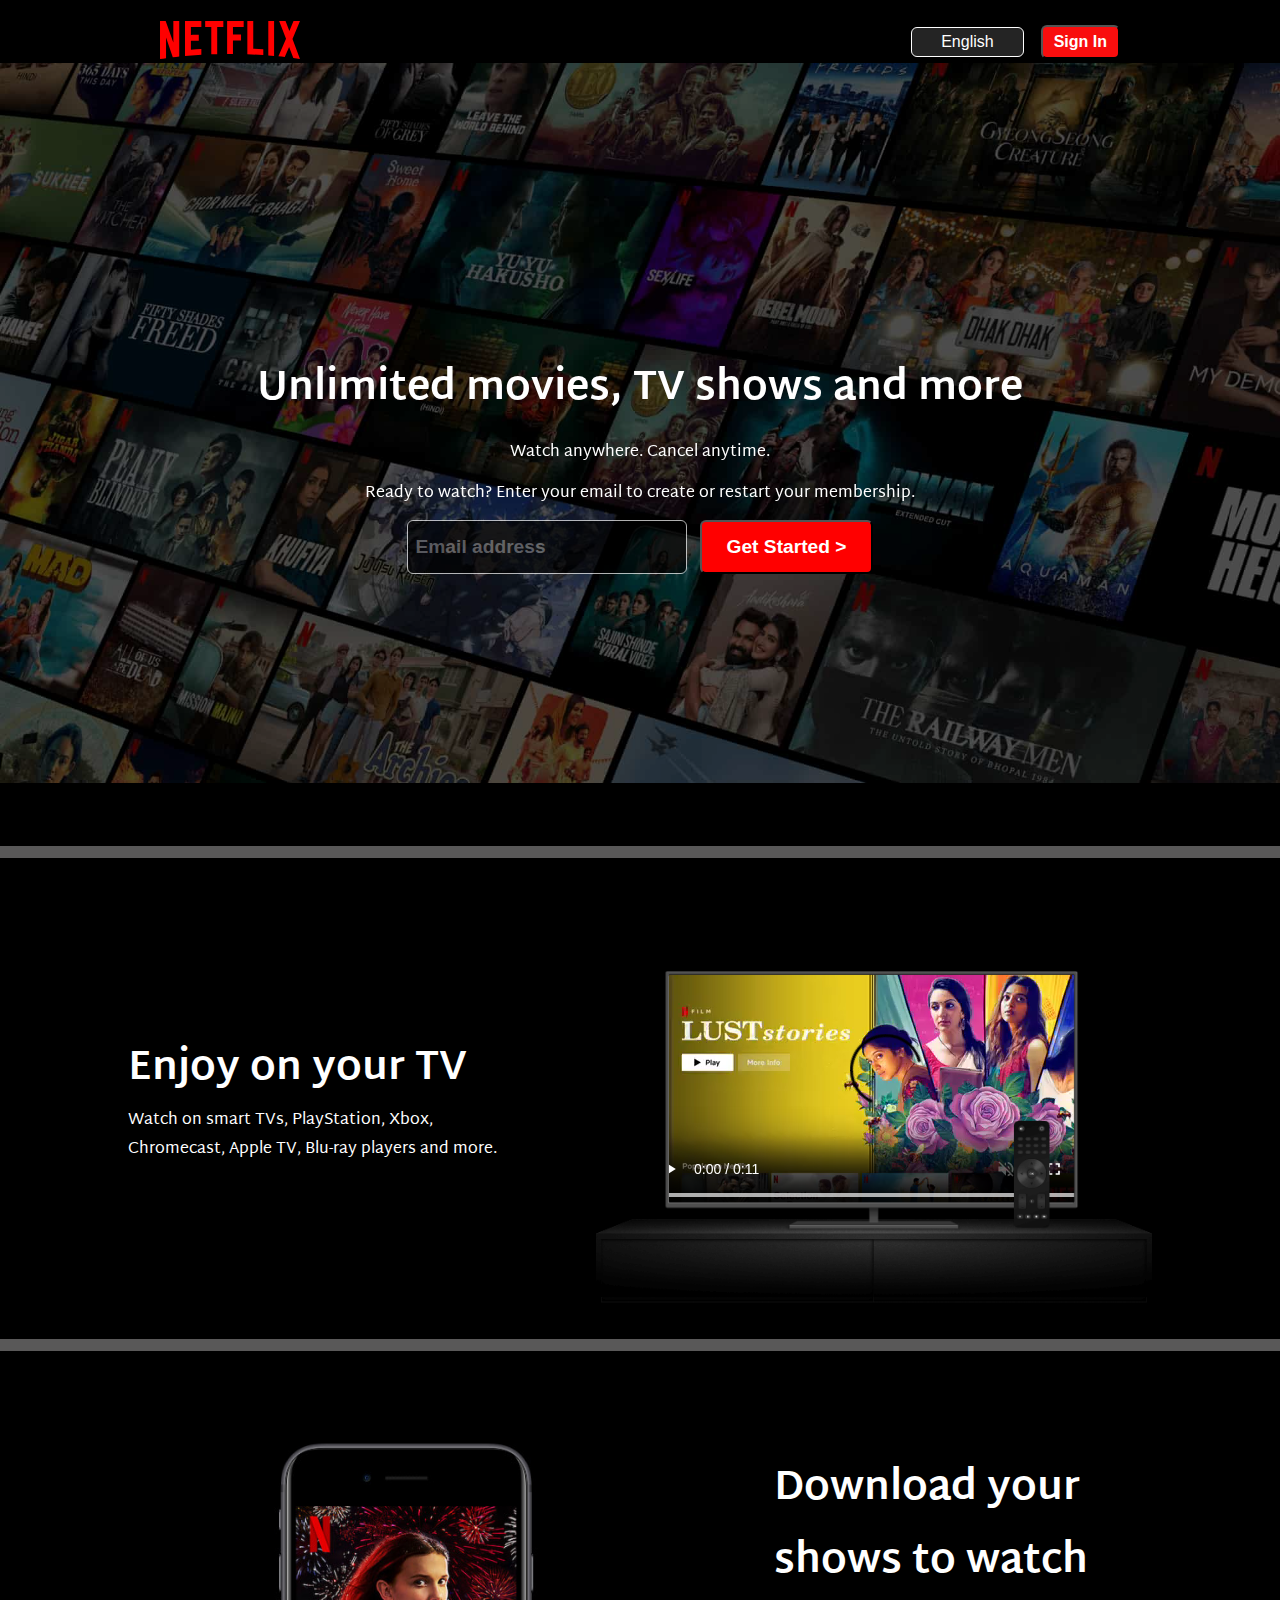
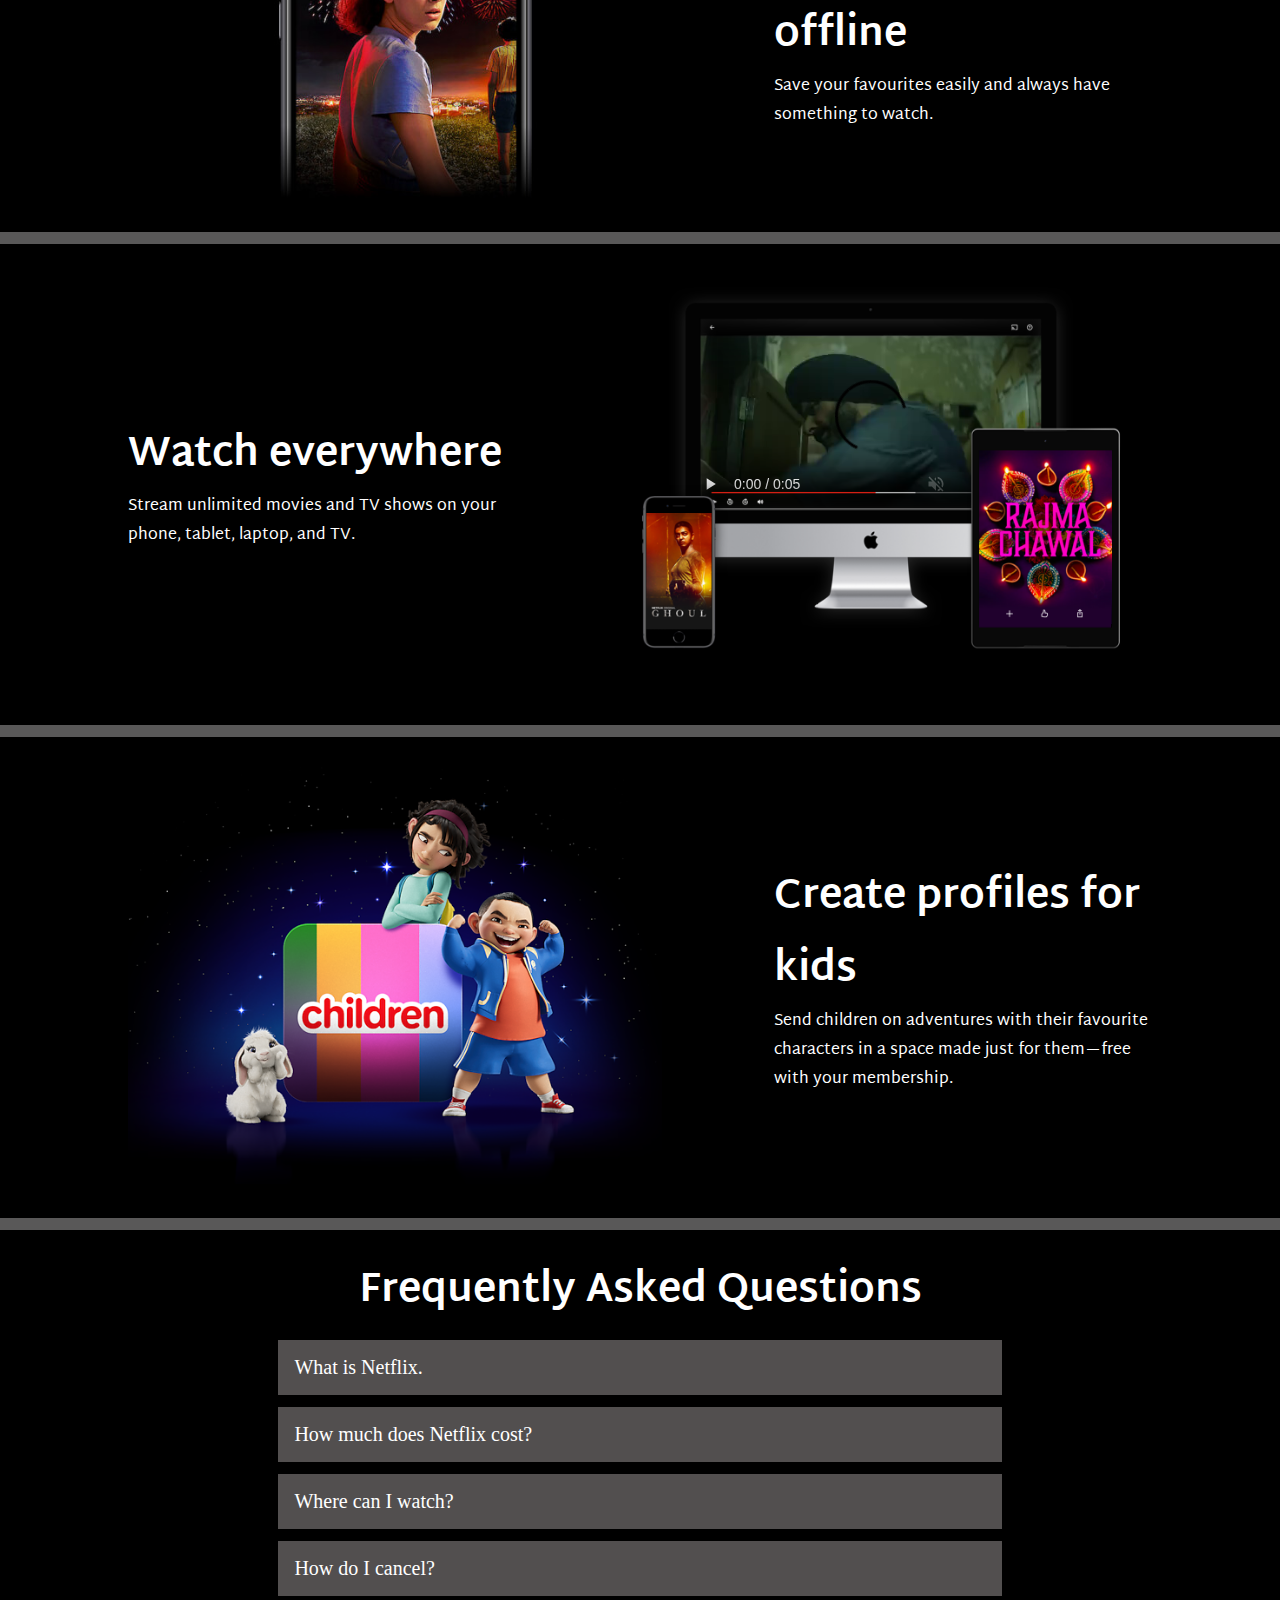
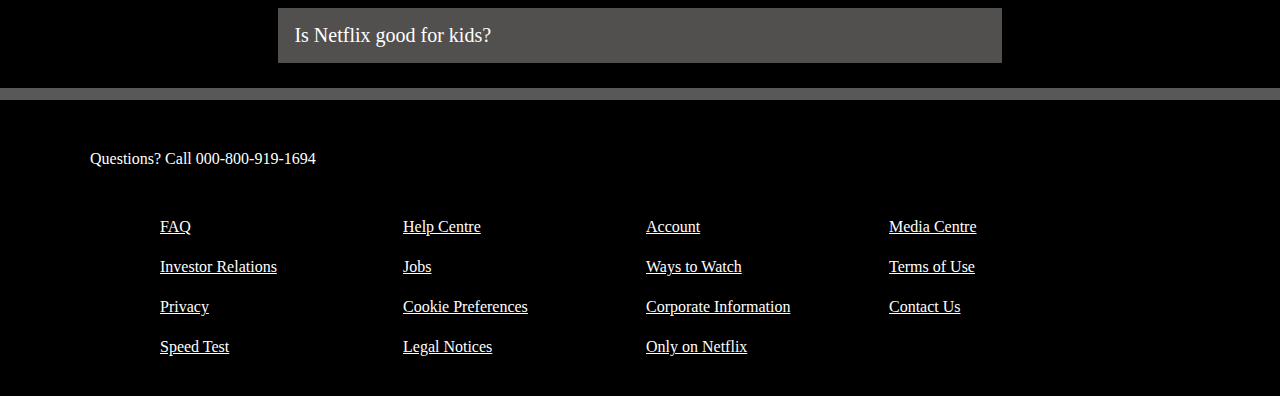
<file: index.html>
<!DOCTYPE html>
<html lang="en">
<head>
    <meta charset="UTF-8">
    <meta name="viewport" content="width=device-width, initial-scale=1.0">
    <title>Netflix India – Watch TV Shows Online, Watch Movies Online</title>
    <link rel="stylesheet" href="style.css">
    <link rel="stylesheet" href="https://cdnjs.cloudflare.com/ajax/libs/font-awesome/6.5.1/css/all.min.css" integrity="sha512-DTOQO9RWCH3ppGqcWaEA1BIZOC6xxalwEsw9c2QQeAIftl+Vegovlnee1c9QX4TctnWMn13TZye+giMm8e2LwA==" crossorigin="anonymous" referrerpolicy="no-referrer" />
</head>
<body>

    <div class="main">
        <nav>
            <span><img src="assets/logo.svg" alt="logo" width="80" class="logo" ></span>
            <div class="flex nav-btn">
                <button class="btn btn-sm">English</button>
                <button class="btn btn-red signin">Sign In</button>
            </div>
        </nav>
        <div class="box">
             
        </div>
        <div class="hero">
           <span class="hero-span-1">Unlimited movies, TV shows and more</span>
           <span class="hero-spans">Watch anywhere. Cancel anytime.</span>
           <span class="hero-spans">Ready to watch? Enter your email to create or restart your membership.</span>  
           <div class="hero-btn">
            <input type="text" name="" id="" placeholder="Email address">
            <button class="btn btn-red">Get Started &gt;</button>
           </div>
        </div>
    </div>

    <div class="separation">

    </div>

    <section class="first second even">
        <div class="first-text">
            <div class="enjoy">
                Enjoy on your TV
            </div>
           

            <div class="first2">
                Watch on smart TVs, PlayStation, Xbox, Chromecast, Apple TV, Blu-ray players and more.

            </div>
        </div>

        <div class="secImg">
            <img src="assets/images/tv.png" alt="" class="img1">
            <video src="assets/videos/video-tv-in-0819.m4v" controls autoplay loop muted  class="video1"></video>
        </div>
           


    </section>




    <div class="separation">

    </div>

    <section class="first second">
  
        <div class="secImg">
            <img src="assets/images/mobile-0819.jpg" alt="">
            
        </div>

        <div class="first-text">
            <div class="enjoy">
                Download your shows to watch offline
            </div>
           

            <div class="first2">
                Save your favourites easily and always have something to watch.            </div>
        </div>

       
           


    </section>




    <div class="separation">

    </div>

    <section class="first second even">
        <div class="first-text">
            <div class="enjoy">
                Watch everywhere
            </div>
           

            <div class="first2">
                Stream unlimited movies and TV shows on your phone, tablet, laptop, and TV.            </div>
        </div>

        <div class="secImg">
            <img src="assets/images/device-pile-in.png" alt="" class="img3">
            <video src="assets/videos/video-devices-in.m4v" controls autoplay loop muted class="video3"></video>
        </div>
           


    </section>



    <div class="separation">

    </div>

    <section class="first second">
  
        <div class="secImg">
            <img src="assets/images/AAAABVr8nYuAg0xDpXDv0VI9HUoH7r2aGp4TKRCsKNQrMwxzTtr-NlwOHeS8bCI2oeZddmu3nMYr3j9MjYhHyjBASb1FaOGYZNYvPBCL.png" alt="">
            
        </div>

        <div class="first-text">
            <div class="enjoy">
                Create profiles for kids
            </div>
           

            <div class="first2">
                Send children on adventures with their favourite characters in a space made just for them—free with your membership.
                     </div>
        </div>
    </section>

    <div class="separation">

    </div>
    <section class="faq" >
        <h1 class="enjoy">Frequently Asked Questions</h1>

        <div class="faqlist">

        <div class="faqbox">
            <span >What is Netflix.</span>
            <i class="fa-solid fa-plus"></i>
        </div>

        <div class="faqbox">
            <span >How much does Netflix cost?</span>
            <i class="fa-solid fa-plus"></i>
        </div>

        <div class="faqbox">
            <span >Where can I watch?</span>
            <i class="fa-solid fa-plus"></i>
        </div>

        <div class="faqbox">
            <span >How do I cancel?</span>
            <i class="fa-solid fa-plus"></i>
        </div>

        <div class="faqbox">
            <span >Is Netflix good for kids?</span>
            <i class="fa-solid fa-plus"></i>
        </div>

    </div>

    </section>

    <div class="separation">

    </div>


    <footer>
        <div class="footer-question">Questions? Call 000-800-919-1694</div>

        <div class="footer">

            <div class="footer-items">
              <ul>
                <li><a href="">FAQ</a></li>
                <li><a href="">Investor Relations</a></li>
                <li><a href="">Privacy</a></li>
                <li><a href="">Speed Test</a></li>
              </ul>
            </div>

            <div class="footer-items">
                <ul>
                  <li><a href="">Help Centre</a></li>
                  <li><a href="">Jobs</a></li>
                  <li><a href="">Cookie Preferences</a></li>
                  <li><a href="">Legal Notices</a></li>
                </ul>
              </div>            
              
              <div class="footer-items">
                <ul>
                  <li><a href="">Account</a></li>
                  <li><a href="">Ways to Watch</a></li>
                  <li><a href="">Corporate Information</a></li>
                  <li><a href="">Only on Netflix</a></li>
                </ul>
              </div>

              <div class="footer-items">
                <ul>
                  <li><a href="">  Media Centre</a></li>
                  <li><a href="">Terms of Use</a></li>
                  <li><a href="">Contact Us</a></li>
                 
                </ul>
              </div>

        </div>

    </footer>


    
</body>
</html>
</file>
<file: style.css>
@import url('https://fonts.googleapis.com/css2?family=Martel+Sans:wght@900&display=swap');



*{
    margin: 0px;
    padding: 0px;
}
body{
    background-color: black;
}
.main{
   background-image: url("assets/images/back.jpg");
   background-position: center center;
   background-repeat: no-repeat;
   background-size: max(1200px,100vw);
   /* background-size: cover; */
   height: 94vh;
   position: relative;
  /* filter: brightness(367px); */
   
}

.main .box{
    height: 94vh;
    width: 100%;
    opacity: 0.6;
    background-color: black;
    position: absolute;
    top: 0;
    
}

nav{
    /* background-color: red; */
    display: flex;
    max-width: 75vw;
    margin: auto;
    justify-content: space-between;
    height: 84px;
    align-items: center;
}

nav img{
    width: 140px;
    position: relative;
    z-index: 2;
}

.hero{
    height: 100%;
    display: flex;
    flex-direction: column;
    align-items: center;
    color: white;
    /* border:  3px solid red; */
    /* justify-content: center; */
    position: relative;
    z-index: 6;
    margin-top: 23vh;
    gap: 12px;
    padding: 62px;
    text-align: center;
   
}


.hero-span-1{
    font-family: 'Martel Sans', sans-serif;
}

.hero-spans{
    font-family: 'Martel Sans', sans-serif;
}


.hero > :first-child{
    font-weight: bolder;
    font-size: 40px;
}

/* .hero :nth-child(2){
    
    font-size: 20px;
} */


.separation{
    height: 12px;
    background-color: rgb(89, 88, 88);
}



.btn-red {

        padding: 14px 25px;
        background-color: red;
        border-radius: 6px;
        font-size: larger;
        font-weight: bold;
        color: white;
}
.hero input{
    padding: 14px 25px;
        border-radius: 6px;
        font-size: larger;
        font-weight: bold;
        color: white;
        background-color: black;
        opacity: 0.69;
        border: 1px solid white;
        padding: 8px;

}

.btn{
    position: relative;
    z-index: 12;
   
}
.signin{
       
        background-color: rgb(249, 14, 14);
        border-radius: 6px;
        padding: 6px 11px;
        font-size: medium;
        font-weight: 14px;
        color: white;
        
}
.btn-sm{
    border-radius: 6px;
    padding: 5px 29px;
    border: 1px solid white;
    font-size: medium;
    font-weight: 14px;
    background-color: rgb(36, 36, 36);
    color: white;
    
    margin-right: 13px;
}
.hero-btn{
    display: flex;
    gap: 13px;
    cursor: pointer;
}


.first{
    display: flex;
    color: white;
    align-items: center;
    justify-content: center;
    max-width: 80vw;
    margin: auto;
    margin-top: 35px;
    padding: 26px;
    /* flex-wrap: wrap; */
}
.second{
    /* display: flex; */
    gap: 90px;
    padding: 30px;
    margin: auto;
}
.first-text{
    margin: auto;
}
.secImg img{
    position: relative;
    width: 556px;
    z-index: 43;
    /* margin: auto; */
   
}
.secImg{
    position: relative;
}



/* .first,.secImg{
    border: 3px 
    solid red;
   
} */

.secImg .video1{
    /* width: 505px; */
    left: 50px;
    position: absolute;
    top: 59px;
 
}

.video3{
    position: absolute;
    left: 90px;
    width: 370px;
    top: 50px;
}
.second{
    flex-wrap: wrap;
}

.enjoy{
    font-family: 'Martel Sans', sans-serif;
    font-weight: bolder;
    font-size: 40px;
}
.first2{
    font-family: 'Martel Sans', sans-serif;
}

.faq h1{
    text-align: center;
}
.faq{
    margin: 25px;
    color: white;
   
}

.faqbox{
    padding:  16px;
    background-color: rgb(82, 79, 79);
    width: 54vw;
    margin: auto;
    display: flex;
    justify-content: space-between;
    align-items: center;
    cursor: pointer;
  
}
.faqbox:hover{
    background-color: rgb(126, 119, 119);
    transition: all 0.5s ease-in-out;
}

.faq, .faqlist{
    display: flex;
    flex-direction: column;
    row-gap: 12px;
}

.fa-plus, .faqbox>span{
    font-size: 30px;
   
}

.faqbox>span{
    font-size: 20px;
}

footer{
    margin: 40px;
    padding: 30;
}

.footer-question{
    color: white;
    margin: 50px;
}

footer ul li{
    list-style: none;
} 
footer ul li a{
    color: white;
}
footer ul {
    display: flex;
    flex-direction: column;
    gap: 22px;
}
.footer{
    display: grid;
    grid-template-columns: 1fr 1fr 1fr 1fr;
    gap: 12px;
    width: 75vw;
    margin: auto
}


@media screen and (min-width: 950px) and (max-width: 1750px) {
    .second{
        flex-wrap: nowrap;
    }

  }


  @media screen and (min-width: 650px) and (max-width: 969px) {
    .secImg .video1{
        /* width: 505px; */
        left: 50px;
        position: absolute;
        top: 59px;
        width: 330px;
     
    }
    .even{
        padding-left: 86px;
    }
    .video3{
        position: absolute;
        left: 80px;
        width: 240px;
        top: 50px;
    }
    .second{
        flex-wrap: nowrap;
        gap: 7px;
    }
    .secImg img{
        position: relative;
        width: 400px;
        z-index: 43;
        /* margin: auto; */
       
    }

  }


  @media screen  and (max-width: 570px) and (min-width: 300px) {
    
    .hero {
        height: 100%;
        display: flex;
        flex-direction: column;
        align-items: center;
        color: white;
        /* border: 3px solid red; */
        /* justify-content: center; */
        position: relative;
        z-index: 6;
        margin-top: 8vh;
        gap: 12px;
        padding: 39px;
        text-align: center;
    }


    .secImg .video1{
        /* width: 505px; */
        left: 36px;
        position: absolute;
        top: 43px;
        width: 200px;
     
    }
    .even{
        padding-left: 86px;
    }
    .video3{
        position: absolute;
        left: 50px;
        width: 150px;
        top: 30px;
    }
    .second{
        flex-wrap: wrap;
        gap: 7px;
    }
    .secImg img{
        position: relative;
        width: 250px;
        z-index: 43;
        /* margin: auto; */
       
    }

    
    
  }

  @media screen  and (max-width: 570px) and (min-width: 300px) {
  .nav-btn{
         display: flex;
         flex-direction: column;
         gap: 5px;
         height: 20px;
  }

  }

  @media screen  and (max-width: 485px) {
    .hero-btn{
        display: flex;
        flex-direction: column;
    }
    .nav-btn{
        display: flex;
        flex-direction: column;
        gap: 5px;
    
 }

 .footer{
    display: grid;
    grid-template-columns: 1fr 1fr ;
    gap: 20px;
    width: 75vw;
    margin: auto
}

nav img{
    width: 80px;
    position: relative;
    z-index: 2;
}

.hero{
    font-size: 15px;
}

  }
</file>
